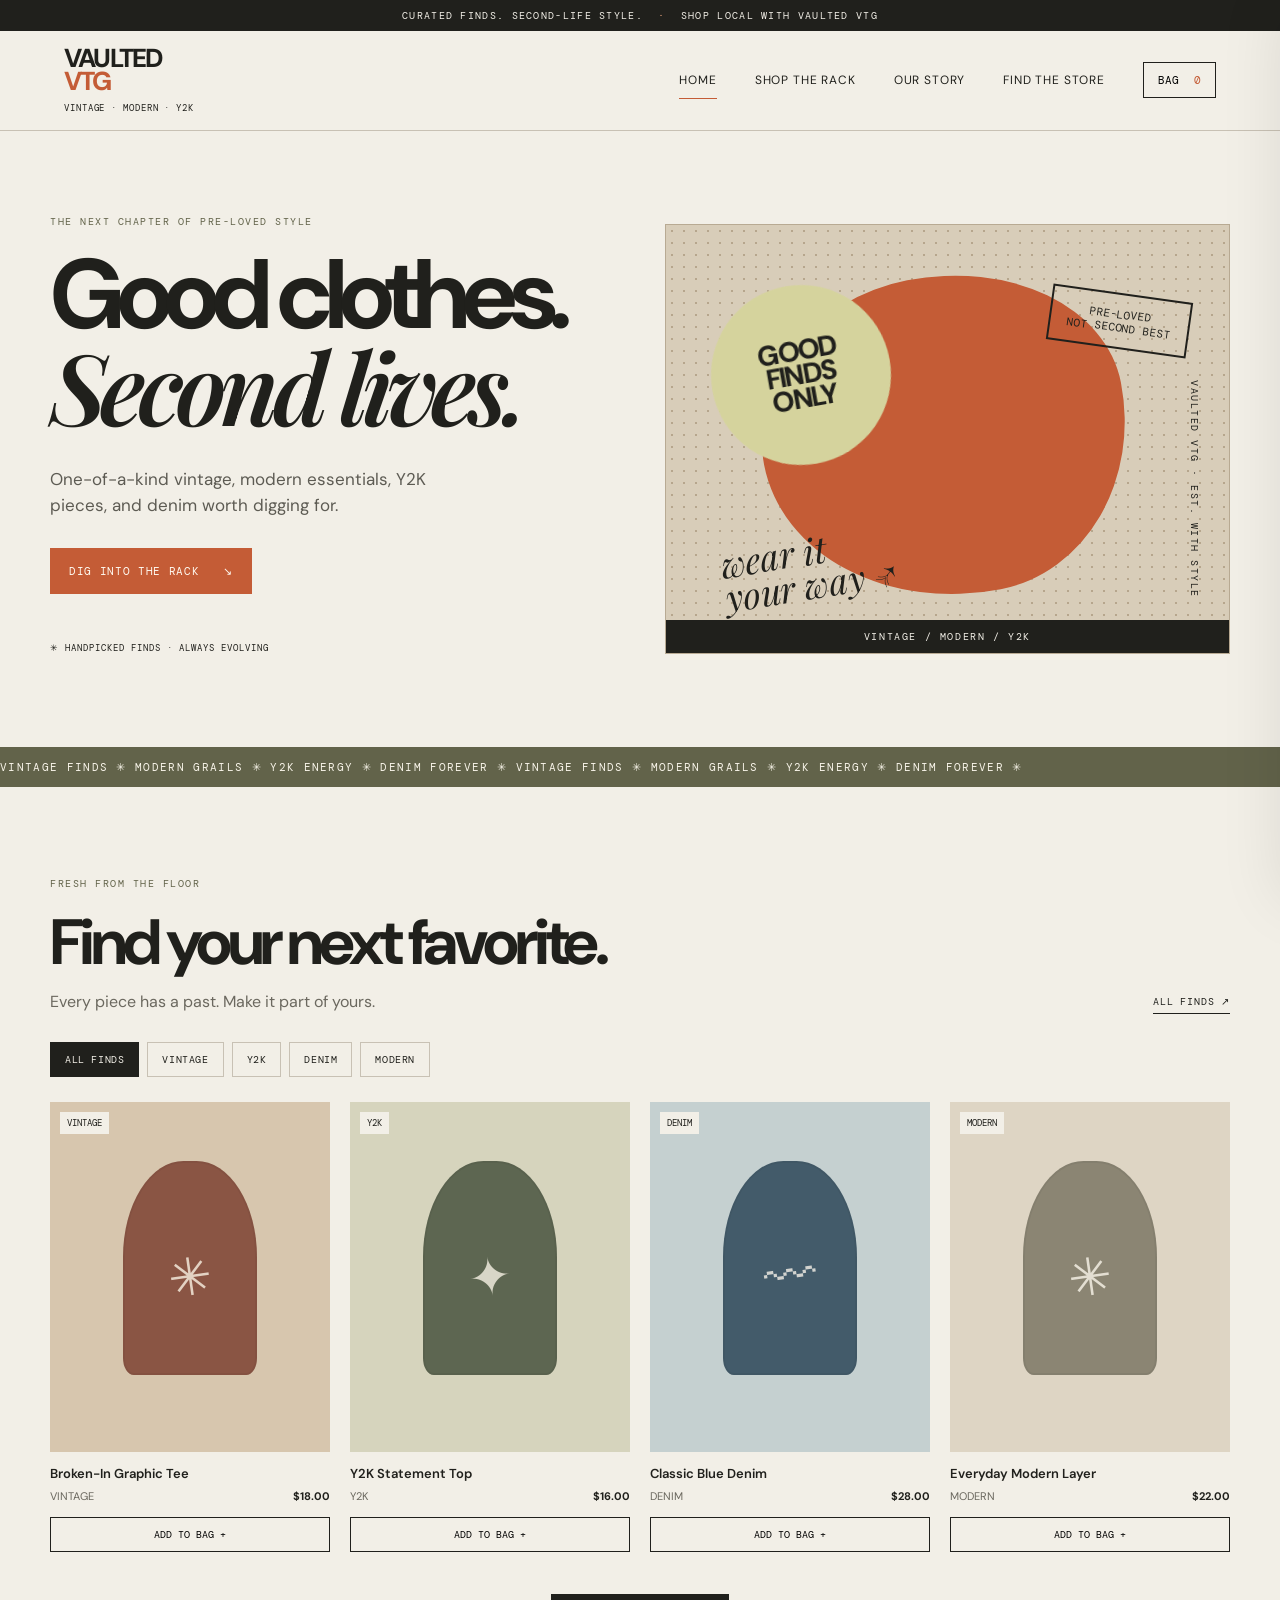
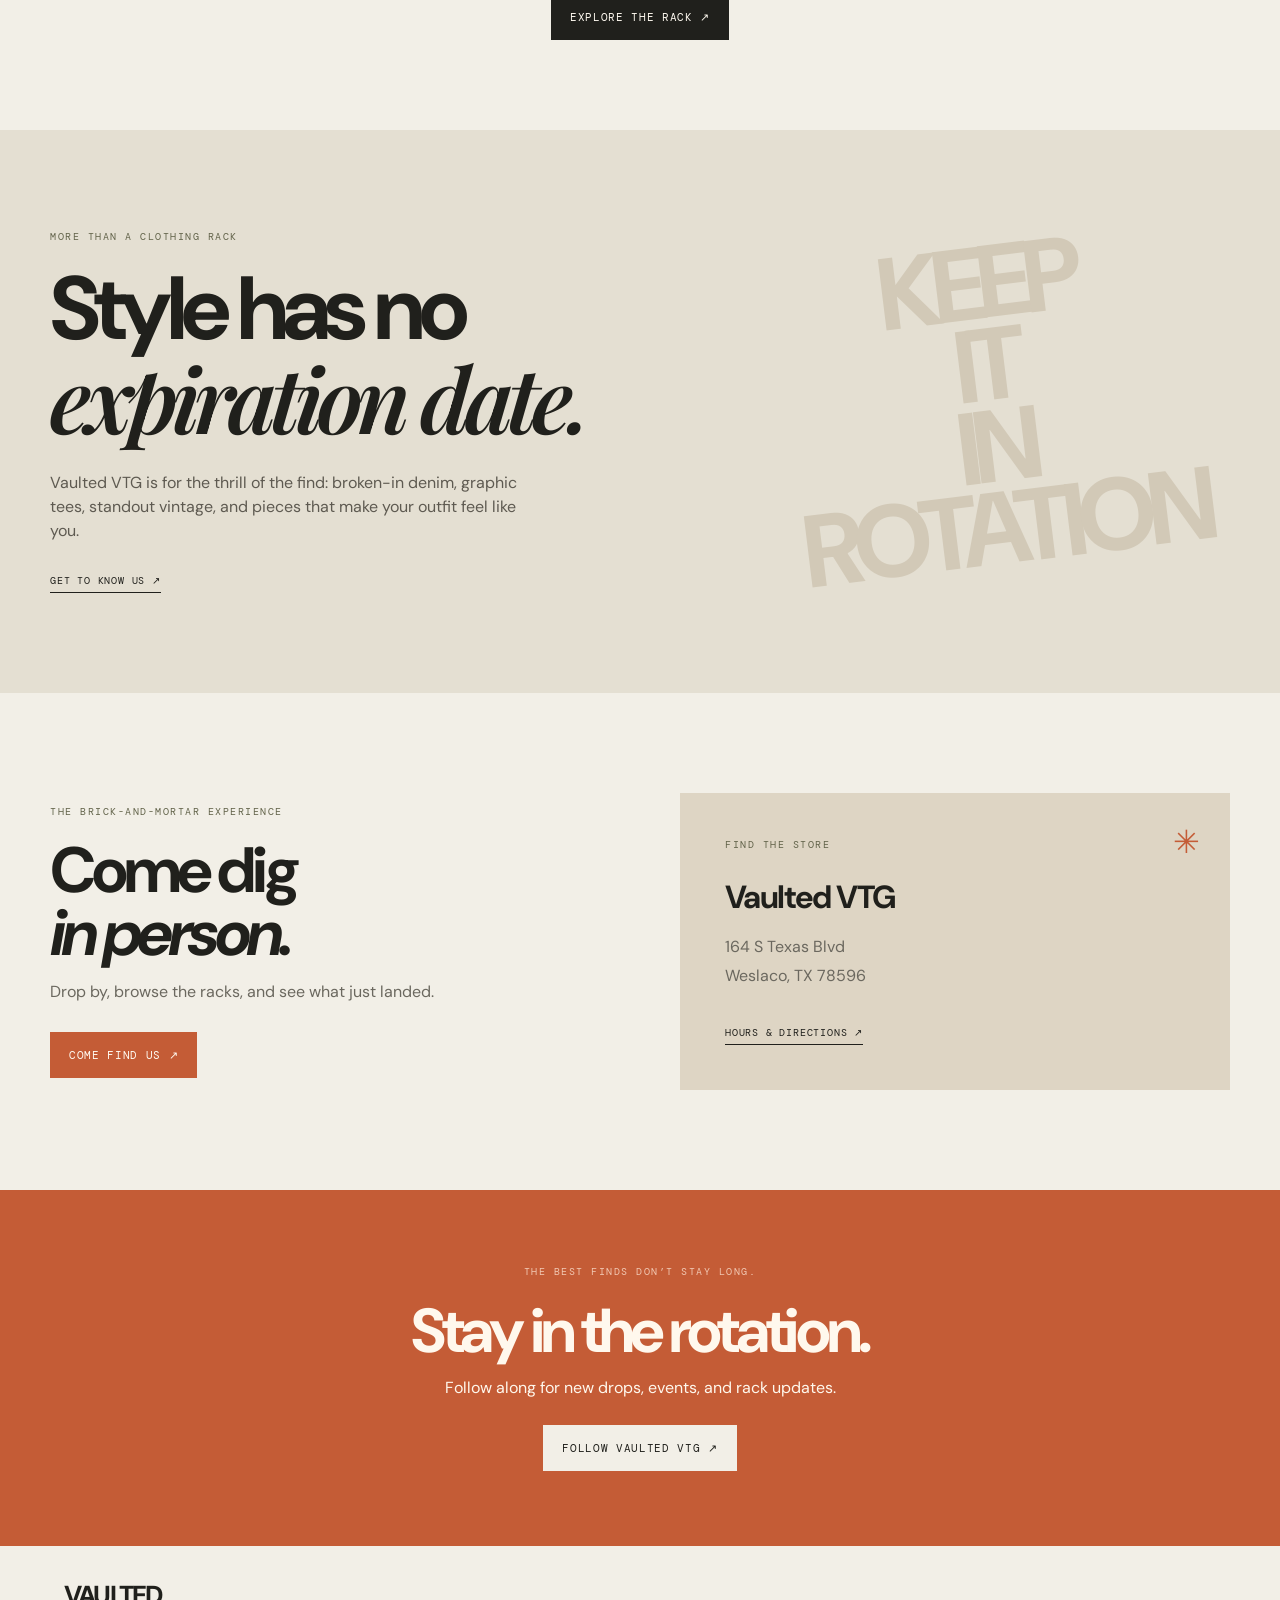
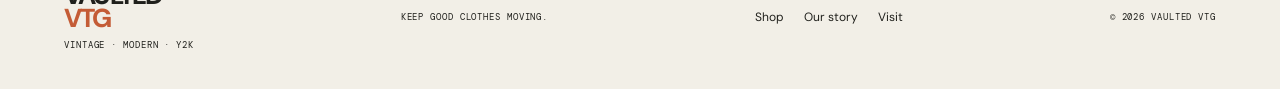
<file: index.html>
<!doctype html>
<html lang="en">
<head>
  <meta charset="utf-8"><meta name="viewport" content="width=device-width, initial-scale=1">
  <meta name="description" content="Vaulted VTG — curated vintage, modern essentials, Y2K pieces, and denim in Weslaco, Texas.">
  <title>Vaulted VTG — Good clothes. Second lives.</title>
  <link rel="icon" href="assets/favicon.svg" type="image/svg+xml"><link rel="stylesheet" href="style.css">
  <link rel="icon" type="image/png" href="./favicon.png">
  <script src="script.js" defer></script>
</head>
<body>
  <div class="announcement">CURATED FINDS. SECOND-LIFE STYLE. <span>·</span> SHOP LOCAL WITH VAULTED VTG</div>
  <header class="site-header"><a class="wordmark" href="index.html">VAULTED<span>VTG</span><small>VINTAGE · MODERN · Y2K</small></a>
    <button class="menu-toggle" aria-label="Toggle navigation" aria-expanded="false">☰</button>
    <nav class="nav"><a class="active" href="index.html">Home</a><a href="shop.html">Shop the rack</a><a href="story.html">Our story</a><a href="visit.html">Find the store</a><button class="bag-button" data-open-bag>Bag <span data-bag-count>0</span></button></nav>
  </header>
  <main>
    <section class="hero wrap">
      <div class="hero-copy"><p class="eyebrow">THE NEXT CHAPTER OF PRE-LOVED STYLE</p><h1>Good clothes.<br><em>Second lives.</em></h1><p class="intro">One-of-a-kind vintage, modern essentials, Y2K pieces, and denim worth digging for.</p><a class="button" href="shop.html">DIG INTO THE RACK <span>↘</span></a><p class="micro">✳ HANDPICKED FINDS · ALWAYS EVOLVING</p></div>
      <div class="hero-art" role="img" aria-label="Graphic collage celebrating vintage clothing"><div class="sunburst">GOOD<br>FINDS<br>ONLY</div><div class="stamp">PRE-LOVED<br>NOT SECOND BEST</div><div class="vertical-type">VAULTED VTG · EST. WITH STYLE</div><div class="scribble">wear it<br>your way ↗</div><div class="art-label">VINTAGE / MODERN / Y2K</div></div>
    </section>
    <div class="ticker"><div>VINTAGE FINDS ✳ MODERN GRAILS ✳ Y2K ENERGY ✳ DENIM FOREVER ✳ VINTAGE FINDS ✳ MODERN GRAILS ✳ Y2K ENERGY ✳ DENIM FOREVER ✳</div></div>
    <section class="section wrap">
      <div class="section-heading"><div><p class="eyebrow">FRESH FROM THE FLOOR</p><h2>Find your next favorite.</h2><p>Every piece has a past. Make it part of yours.</p></div><a class="text-link" href="shop.html">ALL FINDS ↗</a></div>
      <div class="filter-row"><a class="chip selected" href="shop.html">ALL FINDS</a><a class="chip" href="shop.html?category=vintage">VINTAGE</a><a class="chip" href="shop.html?category=y2k">Y2K</a><a class="chip" href="shop.html?category=denim">DENIM</a><a class="chip" href="shop.html?category=modern">MODERN</a></div>
      <div class="product-grid home-products" data-featured-products></div>
      <div class="center"><a class="button button-dark" href="shop.html">EXPLORE THE RACK ↗</a></div>
    </section>
    <section class="manifesto"><div class="wrap manifesto-inner"><p class="eyebrow">MORE THAN A CLOTHING RACK</p><h2>Style has no<br><em>expiration date.</em></h2><p>Vaulted VTG is for the thrill of the find: broken-in denim, graphic tees, standout vintage, and pieces that make your outfit feel like you.</p><a class="text-link" href="story.html">GET TO KNOW US ↗</a><div class="manifesto-mark">KEEP<br>IT<br>IN<br>ROTATION</div></div></section>
    <section class="visit-teaser wrap"><div><p class="eyebrow">THE BRICK-AND-MORTAR EXPERIENCE</p><h2>Come dig<br><em>in person.</em></h2><p>Drop by, browse the racks, and see what just landed.</p><a class="button" href="visit.html">COME FIND US ↗</a></div><div class="visit-card"><span class="card-star">✳</span><p class="eyebrow">FIND THE STORE</p><h3>Vaulted VTG</h3><p>164 S Texas Blvd<br>Weslaco, TX 78596</p><a class="text-link" href="visit.html">HOURS & DIRECTIONS ↗</a></div></section>
    <section class="social-banner"><p class="eyebrow">THE BEST FINDS DON’T STAY LONG.</p><h2>Stay in the rotation.</h2><p>Follow along for new drops, events, and rack updates.</p><a class="button button-light" href="https://www.instagram.com/vaultedvtg/" target="_blank" rel="noopener">FOLLOW VAULTED VTG ↗</a></section>
  </main>
  <footer class="footer"><a class="wordmark" href="index.html">VAULTED<span>VTG</span><small>VINTAGE · MODERN · Y2K</small></a><p>KEEP GOOD CLOTHES MOVING.</p><div><a href="shop.html">Shop</a><a href="story.html">Our story</a><a href="visit.html">Visit</a></div><small>© <span data-year></span> VAULTED VTG</small></footer>
  <aside class="bag-drawer" aria-hidden="true"><div class="bag-head"><h2>Your bag (<span data-bag-count>0</span>)</h2><button data-close-bag aria-label="Close bag">×</button></div><div class="bag-items" data-bag-items></div><div class="bag-bottom"><p>SUBTOTAL <strong data-bag-total>$0.00</strong></p><p class="small-note">This demo bag does not place orders or accept payment yet.</p><a class="button button-dark full" href="visit.html">VISIT THE STORE</a></div></aside><div class="overlay" data-close-bag></div>
</body></html>
</file>
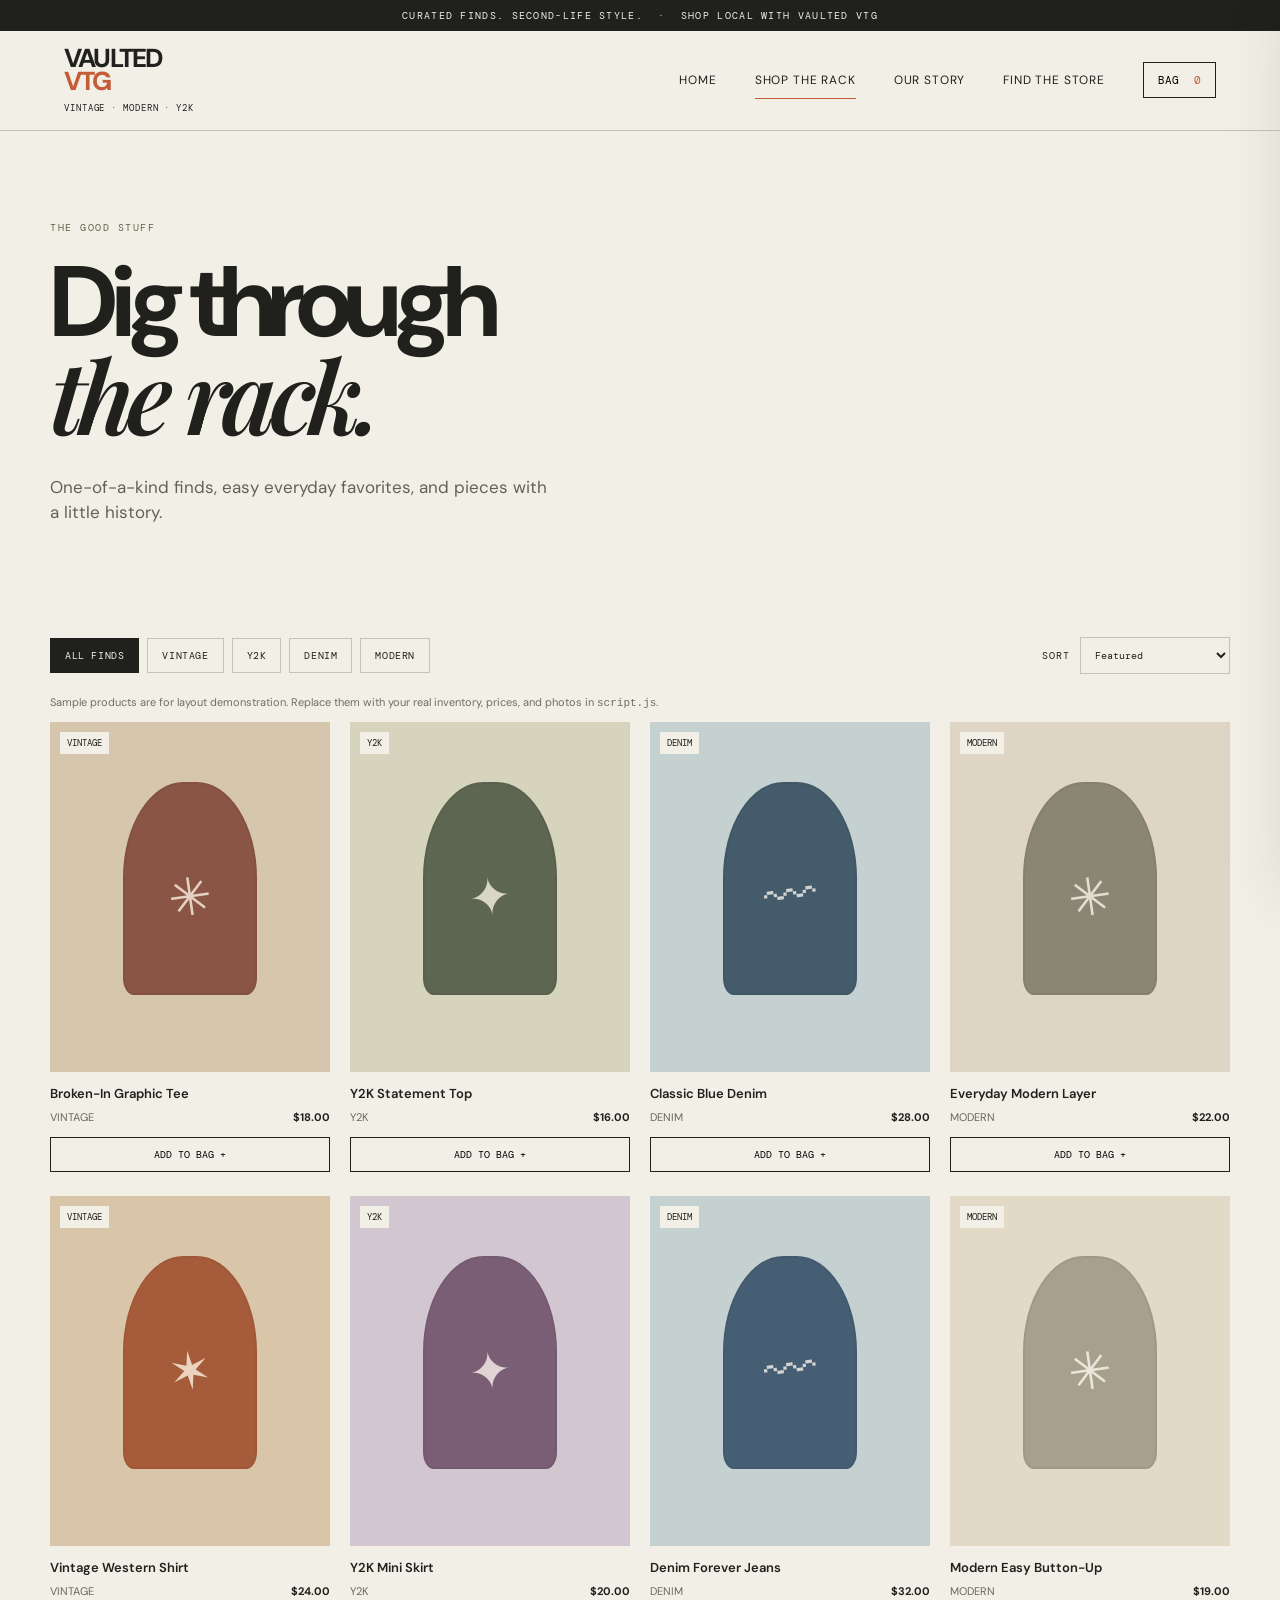
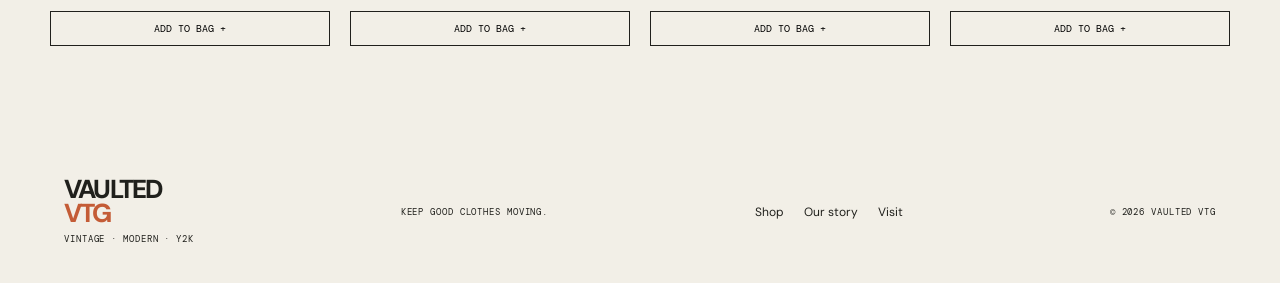
<file: shop.html>
<!doctype html>
<html lang="en"><head><meta charset="utf-8"><meta name="viewport" content="width=device-width, initial-scale=1"><meta name="description" content="Browse the Vaulted VTG rack."><title>Shop the Rack — Vaulted VTG</title><link rel="icon" href="assets/favicon.svg" type="image/svg+xml"><link rel="stylesheet" href="style.css"><script src="script.js" defer></script></head>
<body><div class="announcement">CURATED FINDS. SECOND-LIFE STYLE. <span>·</span> SHOP LOCAL WITH VAULTED VTG</div><header class="site-header"><a class="wordmark" href="index.html">VAULTED<span>VTG</span><small>VINTAGE · MODERN · Y2K</small></a><button class="menu-toggle" aria-label="Toggle navigation" aria-expanded="false">☰</button><nav class="nav"><a href="index.html">Home</a><a class="active" href="shop.html">Shop the rack</a><a href="story.html">Our story</a><a href="visit.html">Find the store</a><button class="bag-button" data-open-bag>Bag <span data-bag-count>0</span></button></nav></header>
<main><section class="page-hero wrap"><p class="eyebrow">THE GOOD STUFF</p><h1>Dig through<br><em>the rack.</em></h1><p>One-of-a-kind finds, easy everyday favorites, and pieces with a little history.</p></section><section class="section wrap shop-section"><div class="shop-toolbar"><div class="filter-row" data-shop-filters><button class="chip selected" data-filter="all">ALL FINDS</button><button class="chip" data-filter="vintage">VINTAGE</button><button class="chip" data-filter="y2k">Y2K</button><button class="chip" data-filter="denim">DENIM</button><button class="chip" data-filter="modern">MODERN</button></div><label class="sort-label">SORT <select data-sort><option value="featured">Featured</option><option value="low">Price: low to high</option><option value="high">Price: high to low</option></select></label></div><p class="small-note">Sample products are for layout demonstration. Replace them with your real inventory, prices, and photos in <code>script.js</code>.</p><div class="product-grid" data-shop-products></div></section></main>
<footer class="footer"><a class="wordmark" href="index.html">VAULTED<span>VTG</span><small>VINTAGE · MODERN · Y2K</small></a><p>KEEP GOOD CLOTHES MOVING.</p><div><a href="shop.html">Shop</a><a href="story.html">Our story</a><a href="visit.html">Visit</a></div><small>© <span data-year></span> VAULTED VTG</small></footer>
<aside class="bag-drawer" aria-hidden="true"><div class="bag-head"><h2>Your bag (<span data-bag-count>0</span>)</h2><button data-close-bag aria-label="Close bag">×</button></div><div class="bag-items" data-bag-items></div><div class="bag-bottom"><p>SUBTOTAL <strong data-bag-total>$0.00</strong></p><p class="small-note">This demo bag does not place orders or accept payment yet.</p><a class="button button-dark full" href="visit.html">VISIT THE STORE</a></div></aside><div class="overlay" data-close-bag></div></body></html>
</file>
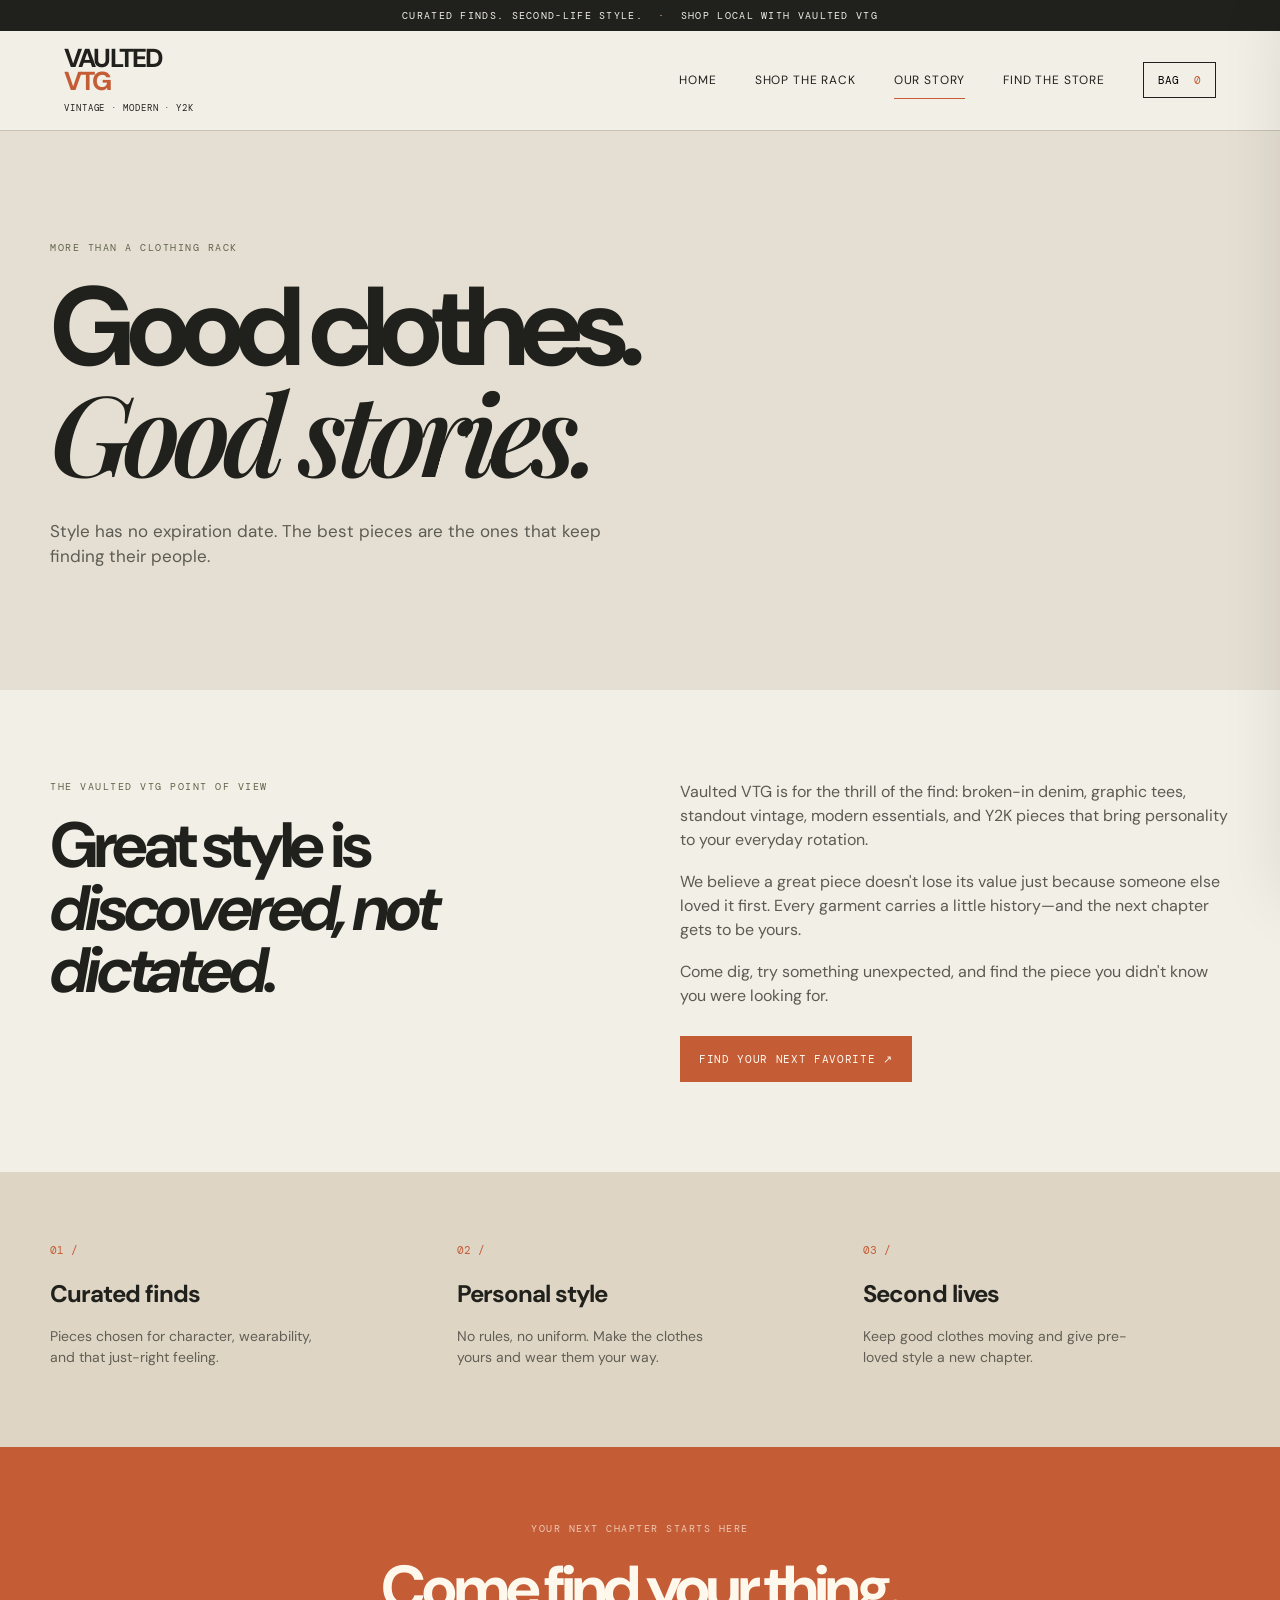
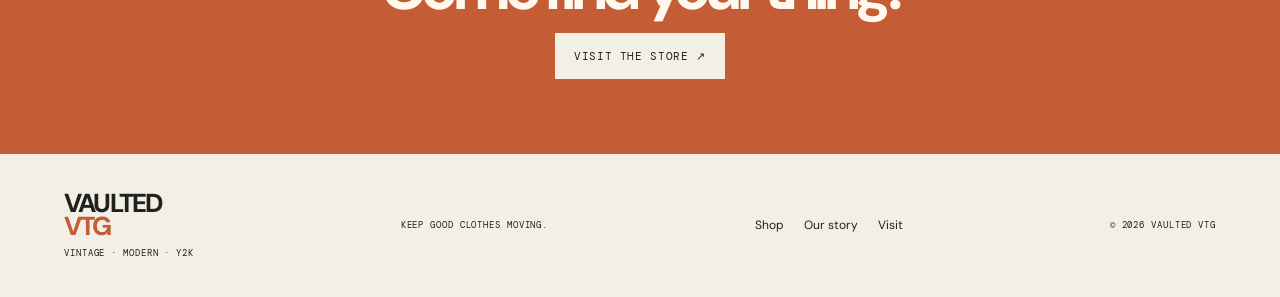
<file: story.html>
<!doctype html>
<html lang="en"><head><meta charset="utf-8"><meta name="viewport" content="width=device-width, initial-scale=1"><meta name="description" content="Learn about Vaulted VTG and our love for second-life style."><title>Our Story — Vaulted VTG</title><link rel="icon" href="assets/favicon.svg" type="image/svg+xml"><link rel="stylesheet" href="style.css"><script src="script.js" defer></script></head>
<body><div class="announcement">CURATED FINDS. SECOND-LIFE STYLE. <span>·</span> SHOP LOCAL WITH VAULTED VTG</div><header class="site-header"><a class="wordmark" href="index.html">VAULTED<span>VTG</span><small>VINTAGE · MODERN · Y2K</small></a><button class="menu-toggle" aria-label="Toggle navigation" aria-expanded="false">☰</button><nav class="nav"><a href="index.html">Home</a><a href="shop.html">Shop the rack</a><a class="active" href="story.html">Our story</a><a href="visit.html">Find the store</a><button class="bag-button" data-open-bag>Bag <span data-bag-count>0</span></button></nav></header>
<main><section class="story-hero"><div class="wrap"><p class="eyebrow">MORE THAN A CLOTHING RACK</p><h1>Good clothes.<br><em>Good stories.</em></h1><p class="intro">Style has no expiration date. The best pieces are the ones that keep finding their people.</p></div></section><section class="section wrap story-copy"><div><p class="eyebrow">THE VAULTED VTG POINT OF VIEW</p><h2>Great style is<br><em>discovered, not dictated.</em></h2></div><div><p>Vaulted VTG is for the thrill of the find: broken-in denim, graphic tees, standout vintage, modern essentials, and Y2K pieces that bring personality to your everyday rotation.</p><p>We believe a great piece doesn't lose its value just because someone else loved it first. Every garment carries a little history—and the next chapter gets to be yours.</p><p>Come dig, try something unexpected, and find the piece you didn't know you were looking for.</p><a class="button" href="shop.html">FIND YOUR NEXT FAVORITE ↗</a></div></section><section class="values-band"><div class="wrap values-grid"><article><span>01 /</span><h3>Curated finds</h3><p>Pieces chosen for character, wearability, and that just-right feeling.</p></article><article><span>02 /</span><h3>Personal style</h3><p>No rules, no uniform. Make the clothes yours and wear them your way.</p></article><article><span>03 /</span><h3>Second lives</h3><p>Keep good clothes moving and give pre-loved style a new chapter.</p></article></div></section><section class="social-banner"><p class="eyebrow">YOUR NEXT CHAPTER STARTS HERE</p><h2>Come find your thing.</h2><a class="button button-light" href="visit.html">VISIT THE STORE ↗</a></section></main>
<footer class="footer"><a class="wordmark" href="index.html">VAULTED<span>VTG</span><small>VINTAGE · MODERN · Y2K</small></a><p>KEEP GOOD CLOTHES MOVING.</p><div><a href="shop.html">Shop</a><a href="story.html">Our story</a><a href="visit.html">Visit</a></div><small>© <span data-year></span> VAULTED VTG</small></footer>
<aside class="bag-drawer" aria-hidden="true"><div class="bag-head"><h2>Your bag (<span data-bag-count>0</span>)</h2><button data-close-bag aria-label="Close bag">×</button></div><div class="bag-items" data-bag-items></div><div class="bag-bottom"><p>SUBTOTAL <strong data-bag-total>$0.00</strong></p><p class="small-note">This demo bag does not place orders or accept payment yet.</p><a class="button button-dark full" href="visit.html">VISIT THE STORE</a></div></aside><div class="overlay" data-close-bag></div></body></html>
</file>
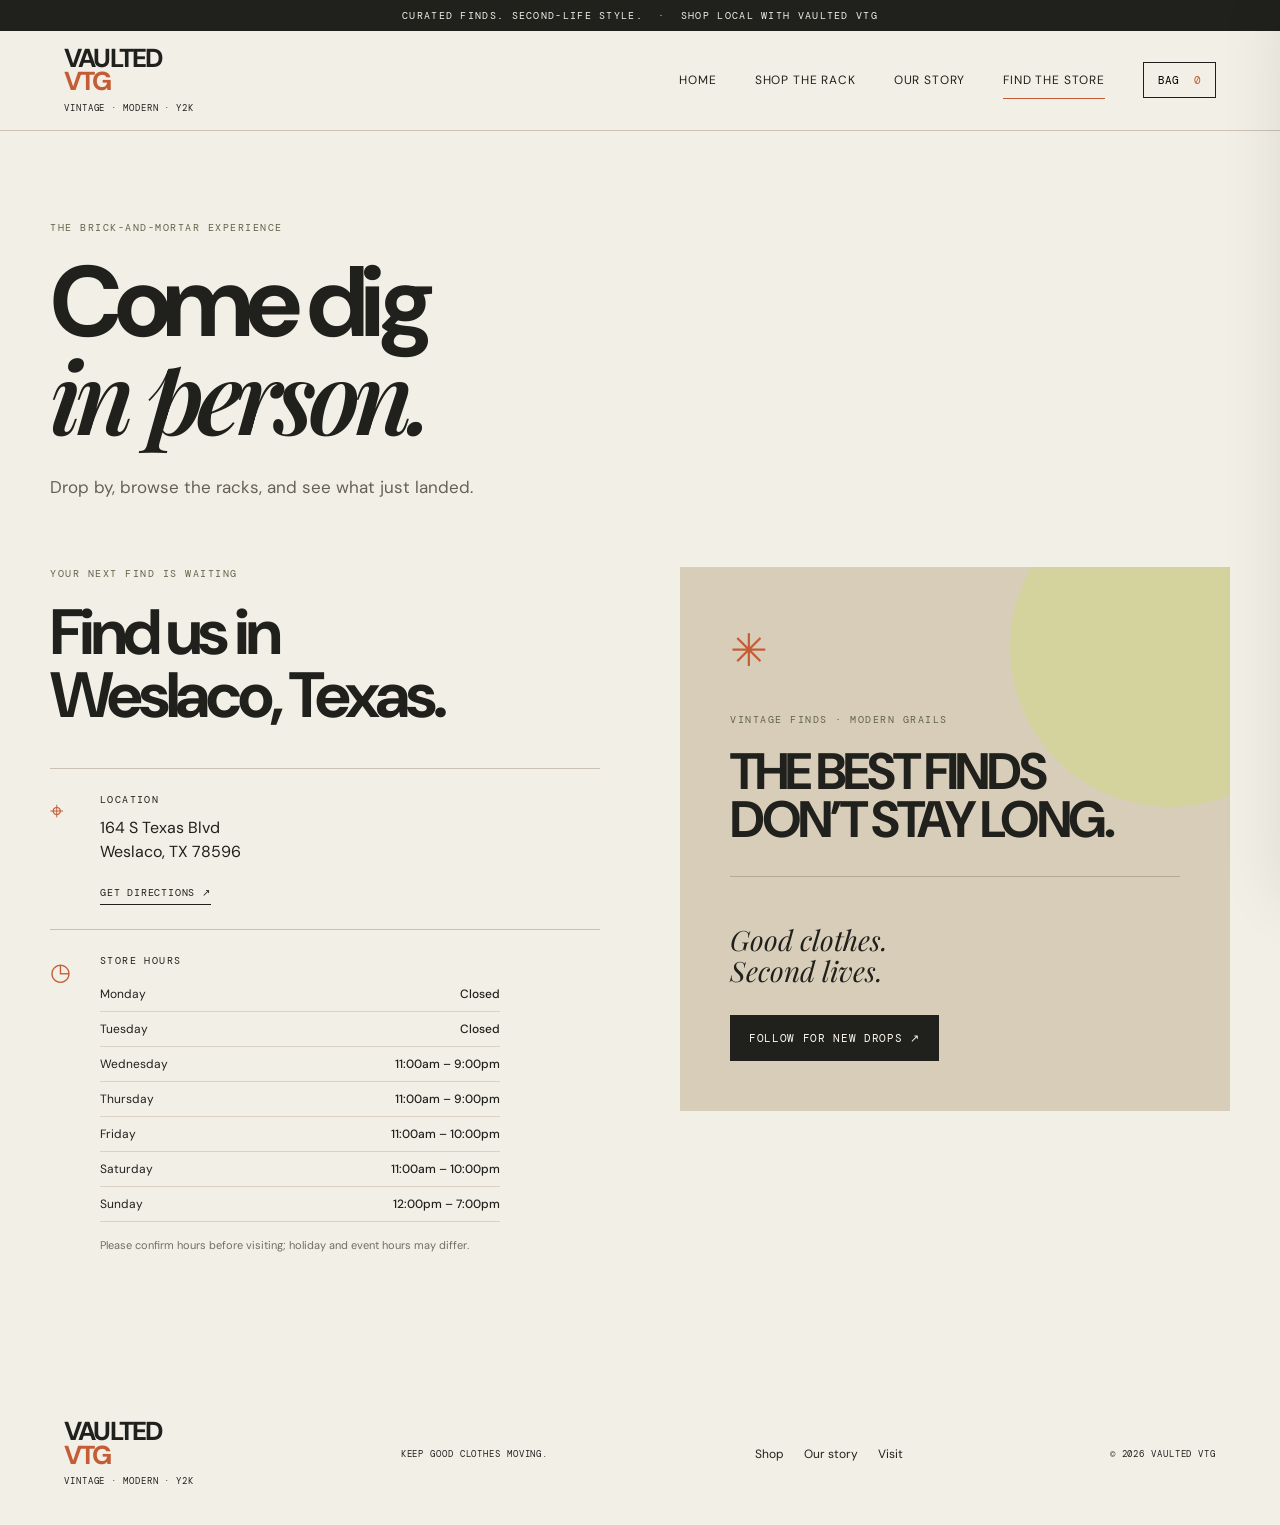
<file: visit.html>
<!doctype html>
<html lang="en"><head><meta charset="utf-8"><meta name="viewport" content="width=device-width, initial-scale=1"><meta name="description" content="Visit Vaulted VTG in Weslaco, Texas."><title>Find the Store — Vaulted VTG</title><link rel="icon" href="assets/favicon.svg" type="image/svg+xml"><link rel="stylesheet" href="style.css"><script src="script.js" defer></script></head>
<body><div class="announcement">CURATED FINDS. SECOND-LIFE STYLE. <span>·</span> SHOP LOCAL WITH VAULTED VTG</div><header class="site-header"><a class="wordmark" href="index.html">VAULTED<span>VTG</span><small>VINTAGE · MODERN · Y2K</small></a><button class="menu-toggle" aria-label="Toggle navigation" aria-expanded="false">☰</button><nav class="nav"><a href="index.html">Home</a><a href="shop.html">Shop the rack</a><a href="story.html">Our story</a><a class="active" href="visit.html">Find the store</a><button class="bag-button" data-open-bag>Bag <span data-bag-count>0</span></button></nav></header>
<main><section class="page-hero visit-hero wrap"><p class="eyebrow">THE BRICK-AND-MORTAR EXPERIENCE</p><h1>Come dig<br><em>in person.</em></h1><p>Drop by, browse the racks, and see what just landed.</p></section><section class="section wrap visit-layout"><div class="visit-info"><p class="eyebrow">YOUR NEXT FIND IS WAITING</p><h2>Find us in<br>Weslaco, Texas.</h2><div class="info-block"><span class="info-icon">⌖</span><div><h3>LOCATION</h3><p>164 S Texas Blvd<br>Weslaco, TX 78596</p><a class="text-link" href="https://www.google.com/maps/search/?api=1&query=164+S+Texas+Blvd+Weslaco+TX+78596" target="_blank" rel="noopener">GET DIRECTIONS ↗</a></div></div><div class="info-block"><span class="info-icon">◷</span><div><h3>STORE HOURS</h3><ul class="hours"><li><span>Monday</span><b>Closed</b></li><li><span>Tuesday</span><b>Closed</b></li><li><span>Wednesday</span><b>11:00am – 9:00pm</b></li><li><span>Thursday</span><b>11:00am – 9:00pm</b></li><li><span>Friday</span><b>11:00am – 10:00pm</b></li><li><span>Saturday</span><b>11:00am – 10:00pm</b></li><li><span>Sunday</span><b>12:00pm – 7:00pm</b></li></ul><p class="small-note">Please confirm hours before visiting; holiday and event hours may differ.</p></div></div></div><div class="visit-poster"><div class="poster-circle">✳</div><p class="eyebrow">VINTAGE FINDS · MODERN GRAILS</p><h2>THE BEST FINDS<br>DON’T STAY LONG.</h2><div class="poster-rule"></div><p>Good clothes.<br>Second lives.</p><a class="button button-dark" href="https://www.instagram.com/vaultedvtg/" target="_blank" rel="noopener">FOLLOW FOR NEW DROPS ↗</a></div></section></main>
<footer class="footer"><a class="wordmark" href="index.html">VAULTED<span>VTG</span><small>VINTAGE · MODERN · Y2K</small></a><p>KEEP GOOD CLOTHES MOVING.</p><div><a href="shop.html">Shop</a><a href="story.html">Our story</a><a href="visit.html">Visit</a></div><small>© <span data-year></span> VAULTED VTG</small></footer>
<aside class="bag-drawer" aria-hidden="true"><div class="bag-head"><h2>Your bag (<span data-bag-count>0</span>)</h2><button data-close-bag aria-label="Close bag">×</button></div><div class="bag-items" data-bag-items></div><div class="bag-bottom"><p>SUBTOTAL <strong data-bag-total>$0.00</strong></p><p class="small-note">This demo bag does not place orders or accept payment yet.</p><a class="button button-dark full" href="visit.html">VISIT THE STORE</a></div></aside><div class="overlay" data-close-bag></div></body></html>
</file>
<file: style.css>
@import url('https://fonts.googleapis.com/css2?family=DM+Mono:wght@400;500&family=DM+Sans:wght@400;500;600;700;800&family=Playfair+Display:ital,wght@0,600;0,700;1,600;1,700&display=swap');
:root{--ink:#20201c;--paper:#f2efe7;--cream:#e4dfd2;--orange:#c45c36;--olive:#62634a;--line:#c8c1b4;--mono:'DM Mono',monospace;--sans:'DM Sans',sans-serif;--serif:'Playfair Display',serif}
*{box-sizing:border-box}html{scroll-behavior:smooth}body{margin:0;background:var(--paper);color:var(--ink);font-family:var(--sans);line-height:1.5}a{color:inherit;text-decoration:none}button,select{font:inherit}.announcement{padding:9px 16px;text-align:center;background:var(--ink);color:var(--paper);font:10px var(--mono);letter-spacing:.13em}.announcement span{color:#e3a17b;padding:0 8px}.site-header{min-height:86px;padding:16px clamp(20px,5vw,76px);display:flex;align-items:center;justify-content:space-between;border-bottom:1px solid var(--line);gap:24px}.wordmark{font-weight:800;letter-spacing:-.07em;font-size:26px;line-height:.9;display:inline-flex;flex-direction:column}.wordmark span{color:var(--orange);display:inline}.wordmark small{font:9px var(--mono);letter-spacing:.1em;margin-top:8px}.nav{display:flex;align-items:center;gap:clamp(16px,3vw,38px);font-size:12px;text-transform:uppercase;letter-spacing:.07em}.nav>a{padding:9px 0;border-bottom:1px solid transparent}.nav>a:hover,.nav>a.active{border-color:var(--orange)}.bag-button{border:1px solid var(--ink);background:transparent;padding:10px 14px;text-transform:uppercase;font:11px var(--mono);cursor:pointer}.bag-button span{margin-left:8px;color:var(--orange)}.menu-toggle{display:none;background:none;border:0;font-size:24px}.wrap{width:min(1180px,calc(100% - 48px));margin-inline:auto}.hero{min-height:570px;display:grid;grid-template-columns:1fr 1fr;gap:50px;align-items:center;padding-block:64px}.hero-copy{padding:20px 0}.eyebrow{font:10px var(--mono);letter-spacing:.15em;text-transform:uppercase;color:var(--olive);margin:0 0 22px}.hero h1,.page-hero h1,.story-hero h1{font-size:clamp(58px,7.7vw,104px);line-height:.92;letter-spacing:-.075em;margin:0 0 28px;font-weight:700}.hero h1 em,.page-hero h1 em,.story-hero h1 em,.manifesto h2 em,.visit-layout h2 em{font-family:var(--serif);font-weight:600;letter-spacing:-.07em}.intro{font-size:17px;max-width:410px;color:#5d5b53;margin:0 0 30px}.button{display:inline-flex;align-items:center;justify-content:space-between;gap:24px;padding:15px 18px;background:var(--orange);color:#fffaf1;font:11px var(--mono);letter-spacing:.06em;border:1px solid var(--orange);transition:transform .2s,background .2s;cursor:pointer}.button:hover{transform:translateY(-2px);background:#a94b2c}.button-dark{background:var(--ink);border-color:var(--ink)}.button-dark:hover{background:#444238}.button-light{background:var(--paper);border-color:var(--paper);color:var(--ink)}.micro{margin-top:48px;font:9px var(--mono);letter-spacing:.11em}.hero-art{position:relative;min-height:430px;background:#d8cdb9;overflow:hidden;border:1px solid #b8aa93;background-image:radial-gradient(#b6a68d 1px,transparent 1px);background-size:12px 12px}.hero-art:before{content:"";position:absolute;width:65%;height:75%;left:17%;top:12%;background:var(--orange);border-radius:48% 52% 43% 57%/48% 44% 56% 52%;transform:rotate(-11deg)}.sunburst{position:absolute;left:8%;top:14%;width:180px;height:180px;background:#d5d39d;border-radius:50%;display:grid;place-content:center;text-align:center;font-weight:800;font-size:28px;line-height:.85;letter-spacing:-.06em;transform:rotate(-10deg);z-index:1}.stamp{position:absolute;right:7%;top:16%;border:2px solid var(--ink);padding:12px 16px;font:11px var(--mono);text-align:center;transform:rotate(8deg);z-index:2}.vertical-type{position:absolute;right:5%;bottom:13%;writing-mode:vertical-rl;font:10px var(--mono);letter-spacing:.15em;z-index:2}.scribble{position:absolute;bottom:12%;left:10%;font:italic 36px var(--serif);line-height:.95;transform:rotate(-9deg);z-index:2}.art-label{position:absolute;bottom:0;left:0;right:0;background:var(--ink);color:var(--paper);padding:10px;text-align:center;font:10px var(--mono);letter-spacing:.16em}.ticker{background:var(--olive);color:#f8f4e9;overflow:hidden;white-space:nowrap;padding:13px 0;font:11px var(--mono);letter-spacing:.12em}.ticker div{min-width:max-content;animation:marquee 32s linear infinite}@keyframes marquee{to{transform:translateX(-50%)}}.section{padding-block:90px}.section-heading{display:flex;align-items:end;justify-content:space-between;gap:24px;margin-bottom:28px}.section-heading h2,.manifesto h2,.visit-teaser h2,.story-copy h2,.visit-layout h2{font-size:clamp(38px,5vw,64px);line-height:.98;letter-spacing:-.065em;margin:0 0 15px}.section-heading p:not(.eyebrow),.visit-teaser>div>p:not(.eyebrow){color:#6b685f;margin:0}.text-link{display:inline-block;border-bottom:1px solid var(--ink);padding-bottom:5px;font:10px var(--mono);letter-spacing:.08em;white-space:nowrap}.filter-row{display:flex;gap:8px;flex-wrap:wrap;margin:25px 0}.chip{padding:10px 14px;border:1px solid var(--line);background:transparent;color:var(--ink);font:10px var(--mono);letter-spacing:.06em;cursor:pointer}.chip:hover,.chip.selected{background:var(--ink);border-color:var(--ink);color:var(--paper)}.product-grid{display:grid;grid-template-columns:repeat(4,minmax(0,1fr));gap:20px}.product-card{min-width:0}.product-image{aspect-ratio:4/5;background:var(--product-bg,#ded4c3);position:relative;overflow:hidden;display:grid;place-items:center}.product-image:before{content:"";position:absolute;width:48%;height:61%;border-radius:45% 45% 8% 8%;background:var(--product-color,#817963);top:17%;box-shadow:inset 0 0 0 2px #0000000c}.product-image:after{content:attr(data-glyph);position:absolute;display:grid;place-items:center;font-size:52px;color:#f3ead8;mix-blend-mode:screen;opacity:.8;transform:rotate(-8deg)}.product-image .tag{position:absolute;left:10px;top:10px;background:var(--paper);padding:5px 7px;font:9px var(--mono);z-index:1}.product-info{padding:12px 0 4px}.product-info h3{font-size:13px;margin:0 0 5px;font-weight:600}.product-meta{display:flex;justify-content:space-between;gap:8px;color:#6a675e;font-size:11px}.product-meta strong{color:var(--ink)}.add-button{margin-top:12px;width:100%;padding:10px;border:1px solid var(--ink);background:transparent;font:10px var(--mono);cursor:pointer}.add-button:hover{background:var(--ink);color:var(--paper)}.center{text-align:center;margin-top:38px}.manifesto{background:var(--cream);position:relative;overflow:hidden}.manifesto-inner{padding-block:100px;position:relative}.manifesto h2{font-size:clamp(55px,7vw,90px)}.manifesto-inner>p:not(.eyebrow){max-width:490px;color:#5e5a51;margin:24px 0}.manifesto-mark{position:absolute;right:3%;top:20%;font-size:clamp(52px,8vw,110px);line-height:.8;letter-spacing:-.09em;font-weight:800;color:#d2c9b7;transform:rotate(-7deg);text-align:center}.visit-teaser{display:grid;grid-template-columns:1fr 1fr;gap:80px;align-items:center;padding-block:100px}.visit-teaser>div>p:not(.eyebrow){margin-bottom:28px}.visit-card{padding:45px;background:#ded5c4;min-height:280px;position:relative}.card-star{position:absolute;right:30px;top:25px;font-size:32px;color:var(--orange)}.visit-card h3{font-size:32px;letter-spacing:-.05em;margin:0 0 12px}.visit-card p:not(.eyebrow){line-height:1.8}.social-banner{text-align:center;background:var(--orange);color:#fff8ed;padding:75px 24px}.social-banner .eyebrow{color:#f1c8b3}.social-banner h2{font-size:clamp(38px,5vw,62px);letter-spacing:-.06em;line-height:1;margin:0 0 14px}.social-banner p:not(.eyebrow){margin:0 0 25px}.footer{padding:38px clamp(24px,5vw,76px);display:flex;align-items:center;justify-content:space-between;gap:24px;flex-wrap:wrap}.footer>p,.footer>small{font:9px var(--mono);letter-spacing:.1em}.footer>div{display:flex;gap:20px;font-size:12px}.page-hero{padding-block:90px 65px}.page-hero h1{font-size:clamp(60px,8vw,100px)}.page-hero>p:last-child{max-width:500px;color:#656157;font-size:17px}.shop-section{padding-top:20px}.shop-toolbar{display:flex;align-items:center;justify-content:space-between;gap:20px;flex-wrap:wrap}.shop-toolbar .filter-row{margin:10px 0}.sort-label{font:10px var(--mono);letter-spacing:.1em;display:flex;align-items:center;gap:10px}.sort-label select{background:transparent;border:1px solid var(--line);padding:10px;color:var(--ink)}.small-note{font-size:11px;color:#716d63}.story-hero{padding:110px 0 90px;background:var(--cream)}.story-hero h1{font-size:clamp(65px,9vw,112px)}.story-hero .intro{max-width:580px}.story-copy{display:grid;grid-template-columns:1fr 1fr;gap:80px;align-items:start}.story-copy>div:nth-child(2) p{color:#5d5a52;margin:0 0 18px}.story-copy .button{margin-top:10px}.values-band{background:#ded5c4;padding:65px 0}.values-grid{display:grid;grid-template-columns:repeat(3,1fr);gap:40px}.values-grid article span{font:11px var(--mono);color:var(--orange)}.values-grid h3{font-size:24px;letter-spacing:-.04em;margin:15px 0 8px}.values-grid p{color:#625e55;font-size:14px;max-width:280px}.visit-hero{padding-bottom:30px}.visit-layout{padding-top:20px;display:grid;grid-template-columns:1fr 1fr;gap:80px;align-items:start}.visit-info h2{margin-bottom:40px}.info-block{display:grid;grid-template-columns:35px 1fr;gap:15px;border-top:1px solid var(--line);padding:24px 0}.info-icon{font-size:24px;color:var(--orange)}.info-block h3{font:10px var(--mono);letter-spacing:.14em;margin:0 0 10px}.info-block p{margin:0 0 15px}.hours{list-style:none;padding:0;margin:0 0 15px;max-width:400px}.hours li{display:flex;justify-content:space-between;gap:15px;padding:8px 0;border-bottom:1px solid #d8d1c4;font-size:12px}.hours b{font-weight:500;text-align:right}.visit-poster{background:#d8cdb9;min-height:520px;padding:50px;display:flex;flex-direction:column;align-items:flex-start;justify-content:center;position:relative;overflow:hidden}.visit-poster:before{content:"";position:absolute;width:320px;height:320px;border-radius:50%;background:#d5d39d;right:-100px;top:-80px}.visit-poster>*{position:relative}.poster-circle{font-size:45px;color:var(--orange);margin-bottom:28px}.visit-poster h2{font-size:clamp(35px,4vw,55px);line-height:.94;margin:0 0 22px}.poster-rule{width:100%;height:1px;background:#b7aa94;margin:10px 0 20px}.visit-poster p:not(.eyebrow){font:italic 28px var(--serif);line-height:1.1}.bag-drawer{position:fixed;z-index:20;right:0;top:0;height:100dvh;width:min(420px,100%);background:var(--paper);padding:25px;display:flex;flex-direction:column;transform:translateX(105%);transition:transform .25s ease;box-shadow:-20px 0 60px #00000018}.bag-drawer.open{transform:translateX(0)}.bag-head{display:flex;align-items:center;justify-content:space-between;border-bottom:1px solid var(--line);padding-bottom:18px}.bag-head h2{font-size:22px;margin:0;letter-spacing:-.04em}.bag-head button{font-size:30px;border:0;background:none;cursor:pointer}.bag-items{overflow:auto;flex:1;padding:15px 0}.bag-line{display:flex;justify-content:space-between;gap:16px;padding:12px 0;border-bottom:1px solid var(--line);font-size:13px}.bag-line button{border:0;background:none;text-decoration:underline;cursor:pointer;font-size:11px}.bag-bottom{border-top:1px solid var(--line);padding-top:18px}.bag-bottom>p:first-child{display:flex;justify-content:space-between;font:11px var(--mono)}.full{width:100%}.overlay{position:fixed;inset:0;background:#1717138c;z-index:19;opacity:0;pointer-events:none;transition:opacity .25s}.overlay.visible{opacity:1;pointer-events:auto}body.bag-open{overflow:hidden}
@media(max-width:850px){.site-header{position:relative}.menu-toggle{display:block}.nav{display:none;position:absolute;top:100%;left:0;right:0;background:var(--paper);z-index:10;padding:20px 24px 25px;border-bottom:1px solid var(--line);align-items:stretch;flex-direction:column;gap:10px}.nav.open{display:flex}.nav>a{padding:12px 0}.bag-button{text-align:left}.hero{gap:25px;min-height:auto}.hero-art{min-height:360px}.sunburst{width:135px;height:135px;font-size:22px}.stamp{font-size:9px;padding:8px}.product-grid{grid-template-columns:repeat(2,minmax(0,1fr));gap:24px 14px}.manifesto-mark{opacity:.45;right:-10px;top:auto;bottom:20px}.visit-teaser,.visit-layout,.story-copy{gap:40px}.visit-poster{padding:32px;min-height:450px}}@media(max-width:600px){.announcement{font-size:8px;letter-spacing:.08em}.wrap{width:calc(100% - 36px)}.site-header{padding:15px 18px;min-height:76px}.hero{grid-template-columns:1fr;padding-block:48px 35px}.hero h1{font-size:68px}.hero-art{min-height:330px}.micro{margin-top:28px}.section{padding-block:60px}.section-heading{align-items:start;flex-direction:column}.section-heading h2{font-size:43px}.product-grid{gap:24px 12px}.product-info h3{font-size:12px}.product-meta{font-size:10px}.manifesto-inner{padding-block:70px}.manifesto h2{font-size:60px}.manifesto-inner>p:not(.eyebrow){max-width:90%}.manifesto-mark{font-size:60px;bottom:10px}.visit-teaser,.visit-layout,.story-copy{grid-template-columns:1fr;gap:30px;padding-block:60px}.visit-card{padding:30px}.footer{align-items:flex-start;flex-direction:column}.page-hero{padding-block:65px 35px}.page-hero h1{font-size:68px}.shop-toolbar{align-items:flex-start}.shop-toolbar .filter-row{gap:6px}.chip{padding:9px 10px;font-size:9px}.story-hero{padding:75px 0 55px}.story-hero h1{font-size:70px}.values-grid{grid-template-columns:1fr;gap:20px}.values-band{padding:45px 0}.visit-poster{min-height:400px}.hours li{font-size:11px}.social-banner{padding:60px 20px}}
</file>
